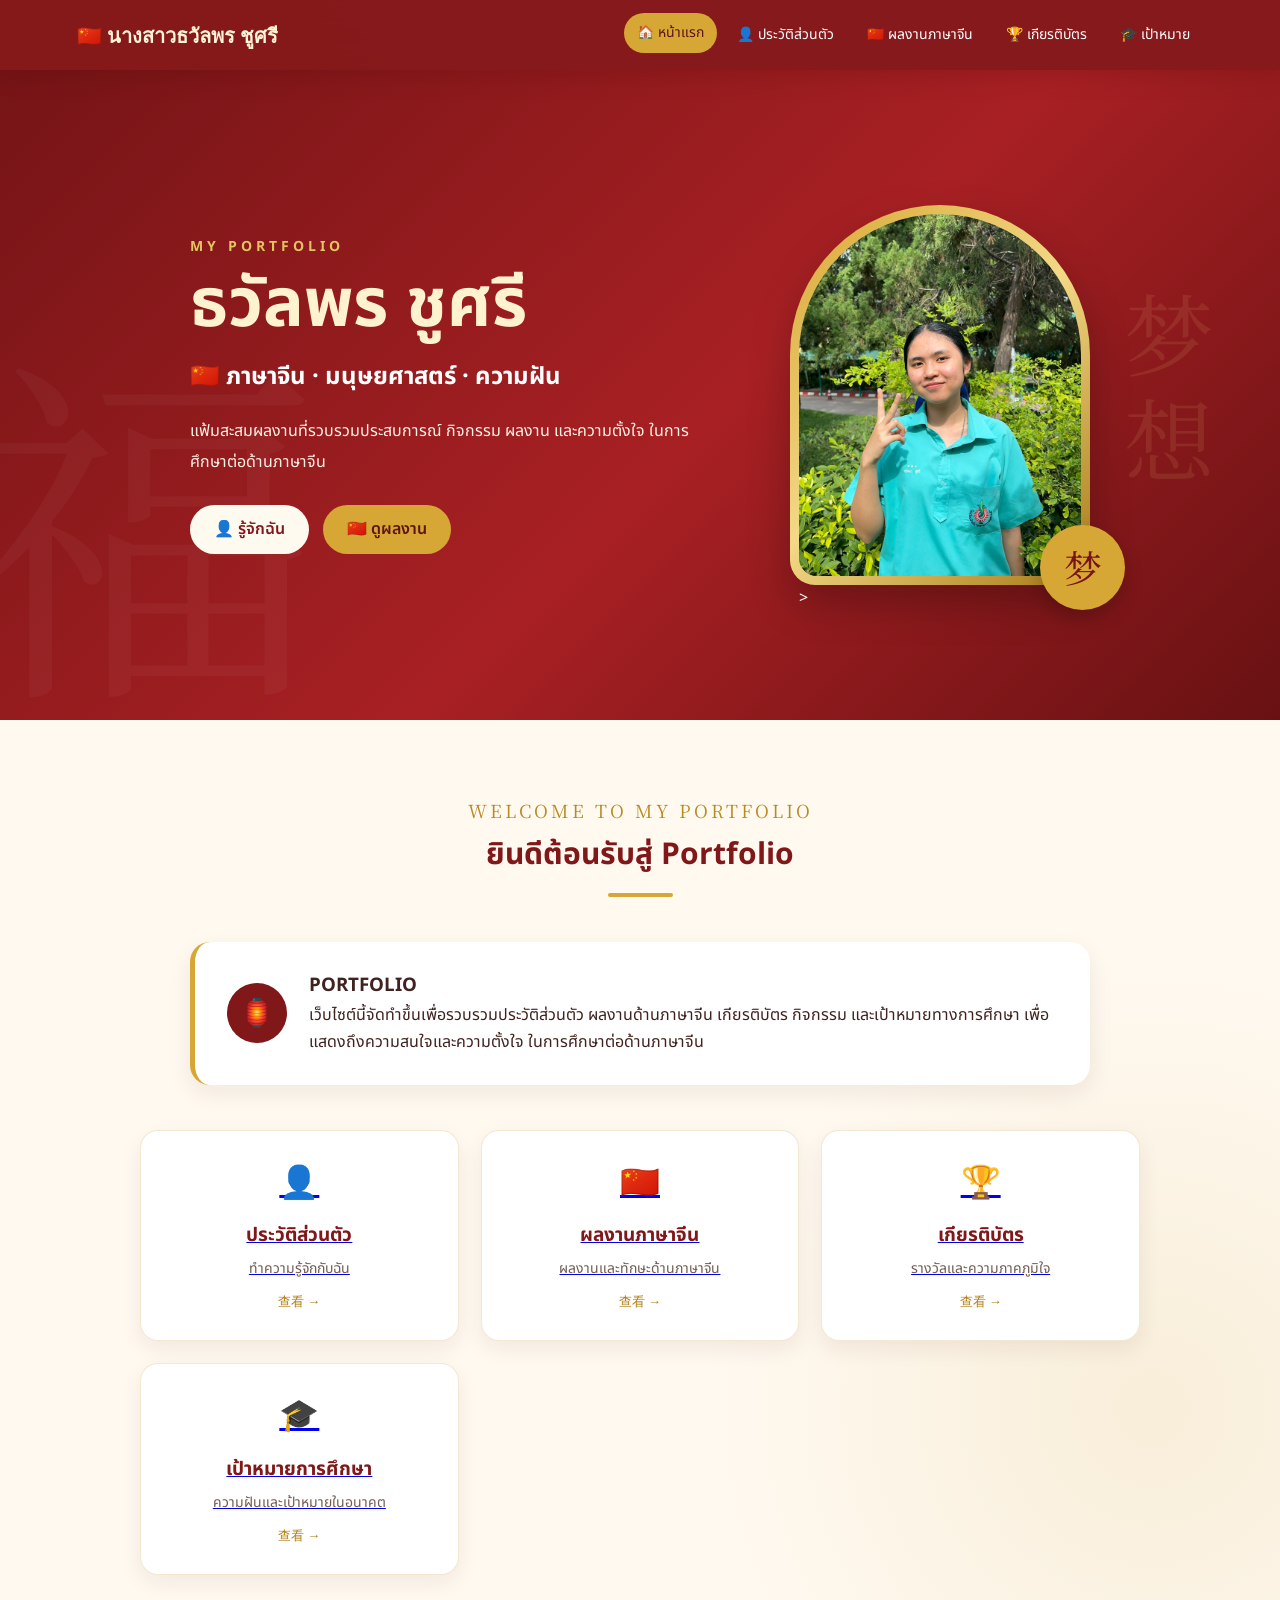
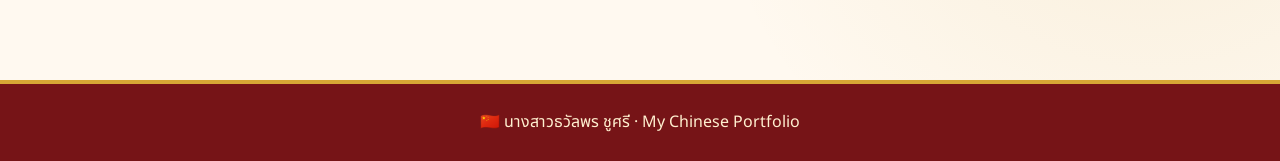
<file: index.html>
<!DOCTYPE html>
<html lang="th">

<head>
    <meta charset="UTF-8">
    <meta name="viewport" content="width=device-width, initial-scale=1.0">

    <title>นางสาวธวัลพร ชูศรี | Portfolio</title>

    <link rel="stylesheet" href="style.css">
</head>

<body>

    <!-- NAVBAR -->
    <nav class="navbar">

        <div class="logo">
            🇨🇳 นางสาวธวัลพร ชูศรี
        </div>

        <div class="menu">

            <a href="index.html" class="active">
                🏠 หน้าแรก
            </a>

            <a href="profile.html">
                👤 ประวัติส่วนตัว
            </a>

            <a href="chinese.html">
                🇨🇳 ผลงานภาษาจีน
            </a>

            <a href="certificates.html">
                🏆 เกียรติบัตร
            </a>
            
            <a href="goal.html">
                🎓 เป้าหมาย
            </a>

        </div>

    </nav>


    <!-- HERO -->
    <section class="home-hero">


        <div class="home-text">

            <span class="small-title">
                MY PORTFOLIO
            </span>

            <h1>
                ธวัลพร ชูศรี
            </h1>

            <h2>
                🇨🇳 ภาษาจีน · มนุษยศาสตร์ · ความฝัน
            </h2>

            <p>
                แฟ้มสะสมผลงานที่รวบรวมประสบการณ์
                กิจกรรม ผลงาน และความตั้งใจ
                ในการศึกษาต่อด้านภาษาจีน
            </p>

            <div class="home-buttons">

                <a href="profile.html" class="home-btn">
                    👤 รู้จักฉัน
                </a>

                <a href="chinese.html" class="home-btn gold">
                    🇨🇳 ดูผลงาน
                </a>

            </div>

        </div>


        <div class="home-photo">

            <div class="photo-frame">

                <img
                    <img src="IMG_2153.jpeg" alt="รูปของนางสาวธวัลพร ชูศรี">
                >

            </div>

            <div class="photo-decoration">
                梦
            </div>

        </div>

    </section>


    <!-- INTRO -->
    <section class="page">

        <div class="section-title">

            <span>WELCOME TO MY PORTFOLIO</span>

            <h2>
                ยินดีต้อนรับสู่ Portfolio
            </h2>

        </div>


        <div class="intro-box">

            <div class="intro-icon">
                🏮
            </div>

            <div>

                <h3>
                    PORTFOLIO
                </h3>

                <p>
                    เว็บไซต์นี้จัดทำขึ้นเพื่อรวบรวมประวัติส่วนตัว
                    ผลงานด้านภาษาจีน เกียรติบัตร กิจกรรม
                    และเป้าหมายทางการศึกษา
                    เพื่อแสดงถึงความสนใจและความตั้งใจ
                    ในการศึกษาต่อด้านภาษาจีน
                </p>

            </div>

        </div>


        <!-- MENU CARDS -->
        <div class="home-cards">

            <a href="profile.html" class="home-card">

                <div class="home-card-icon">
                    👤
                </div>

                <h3>
                    ประวัติส่วนตัว
                </h3>

                <p>
                    ทำความรู้จักกับฉัน
                </p>

                <span>
                    查看 →
                </span>

            </a>


            <a href="chinese.html" class="home-card">

                <div class="home-card-icon">
                    🇨🇳
                </div>

                <h3>
                    ผลงานภาษาจีน
                </h3>

                <p>
                    ผลงานและทักษะด้านภาษาจีน
                </p>

                <span>
                    查看 →
                </span>

            </a>


            <a href="certificates.html" class="home-card">

                <div class="home-card-icon">
                    🏆
                </div>

                <h3>
                    เกียรติบัตร
                </h3>

                <p>
                    รางวัลและความภาคภูมิใจ
                </p>

                <span>
                    查看 →
                </span>

            </a>

            <a href="goal.html" class="home-card">

                <div class="home-card-icon">
                    🎓
                </div>

                <h3>
                    เป้าหมายการศึกษา
                </h3>

                <p>
                    ความฝันและเป้าหมายในอนาคต
                </p>

                <span>
                    查看 →
                </span>

            </a>

        </div>

    </section>


    <!-- FOOTER -->
    <footer>

        <p>
            🇨🇳 นางสาวธวัลพร ชูศรี · My Chinese Portfolio
        </p>

    </footer>

</body>

</html>
</file>
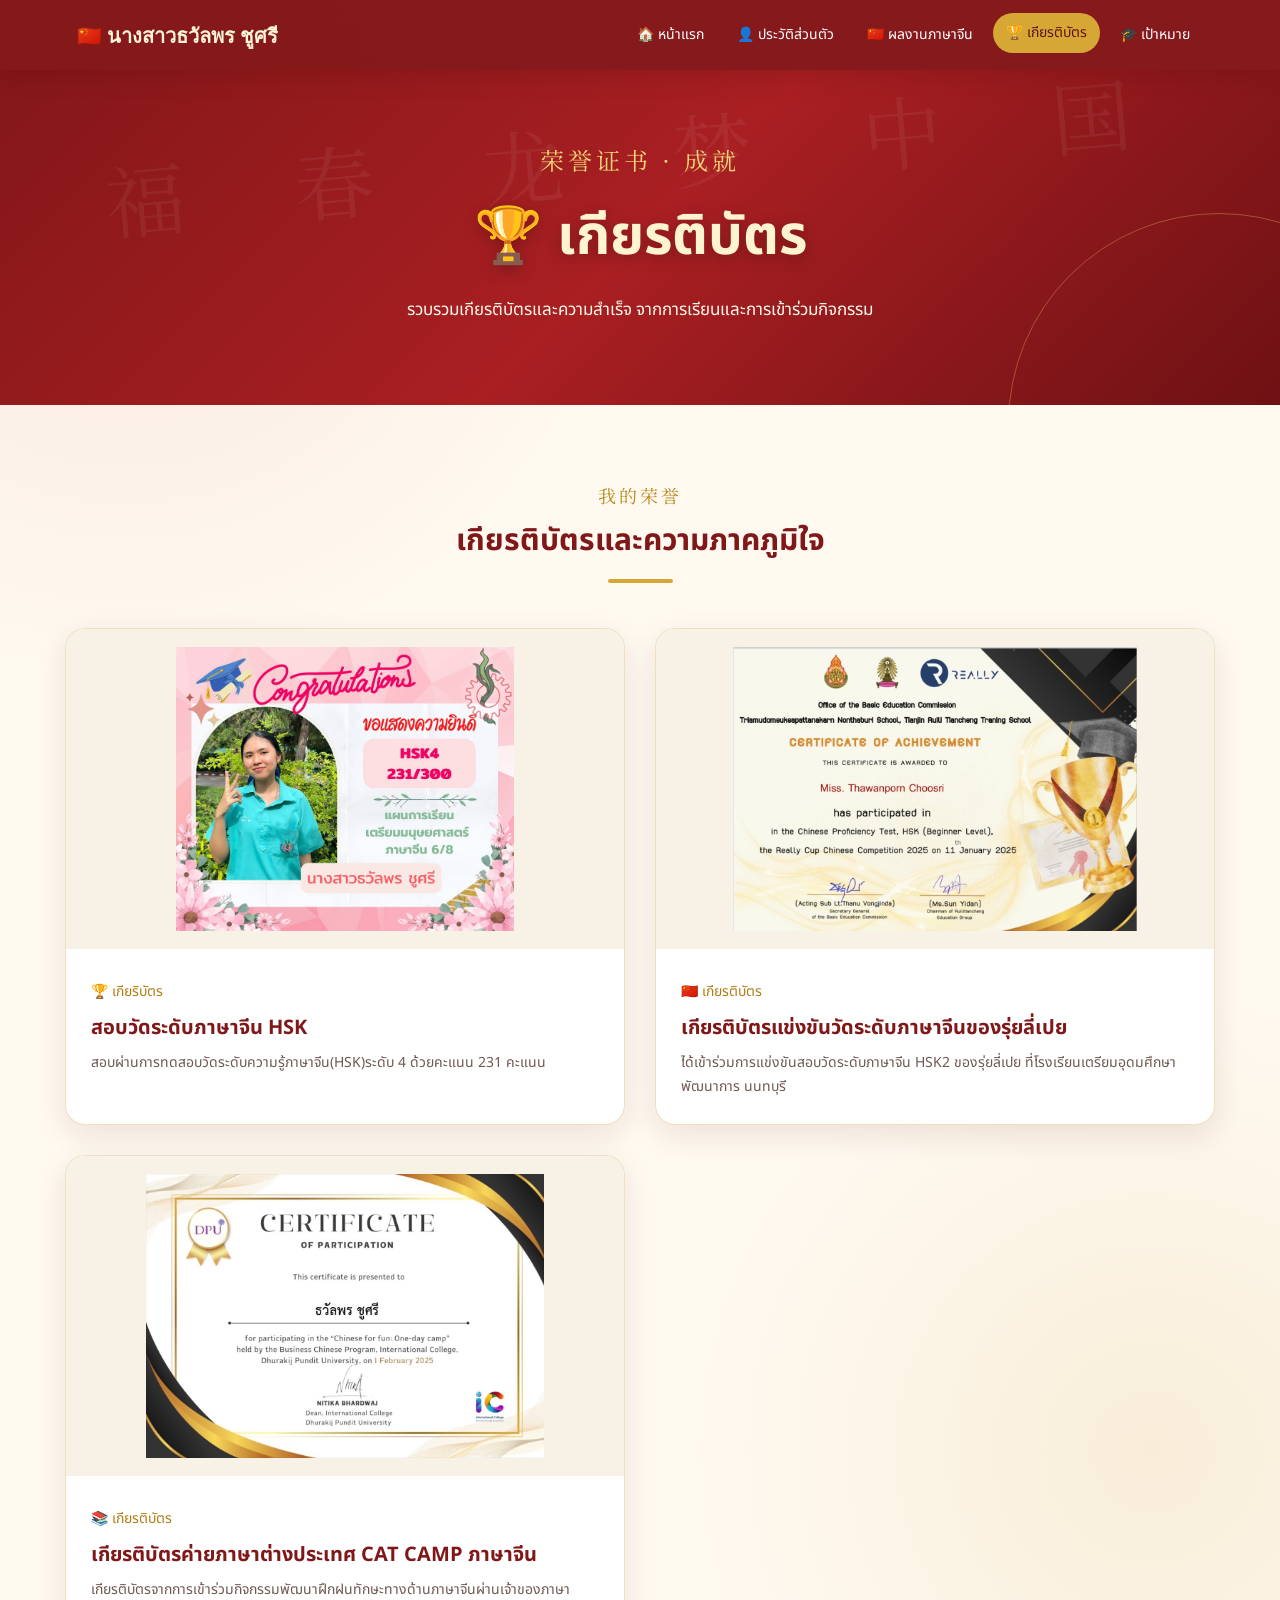
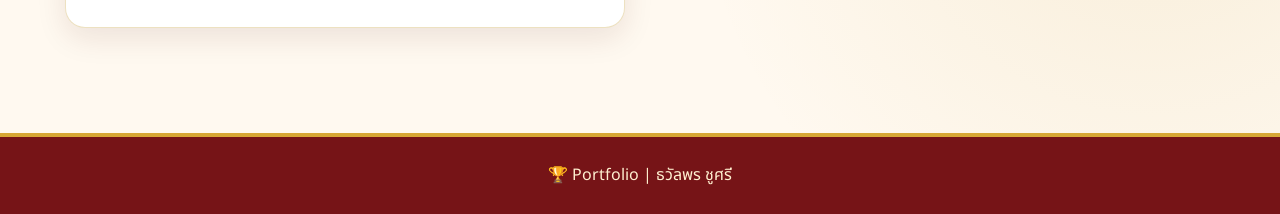
<file: certificates.html>
<!DOCTYPE html>
<html lang="th">
<head>

    <meta charset="UTF-8">
    <meta name="viewport" content="width=device-width, initial-scale=1.0">

    <title>เกียรติบัตร | นางสาวธวัลพร ชูศรี</title>

    <link rel="stylesheet" href="style.css">

</head>

<body>

    <!-- Navbar -->
    <nav class="navbar">

        <div class="logo">
            🇨🇳 นางสาวธวัลพร ชูศรี
        </div>

        <div class="menu">

            <a href="index.html">🏠 หน้าแรก</a>

            <a href="profile.html">👤 ประวัติส่วนตัว</a>

            <a href="chinese.html">🇨🇳 ผลงานภาษาจีน</a>

            <a href="certificates.html" class="active">
                🏆 เกียรติบัตร
            </a>
 
            <a href="goal.html">
                🎓 เป้าหมาย
            </a>

        </div>

    </nav>


    <!-- Header -->
    <header class="page-header">

        <div class="chinese-text">
            荣誉证书 · 成就
        </div>

        <h1>🏆 เกียรติบัตร</h1>

        <p>
            รวบรวมเกียรติบัตรและความสำเร็จ
            จากการเรียนและการเข้าร่วมกิจกรรม
        </p>

    </header>


    <!-- Certificates -->
    <section class="page">

        <div class="section-title">

            <span>我的荣誉</span>

            <h2>
                เกียรติบัตรและความภาคภูมิใจ
            </h2>

        </div>


        <div class="certificate-grid">


            <!-- ใบที่ 1 -->
            <div class="certificate-card">

                <img
                    src="IMG_3681.jpeg"
                    alt="เกียรติบัตรใบที่ 1"
                >

                <div class="certificate-info">

                    <span>🏆 เกียริบัตร</span>

                    <h3>
                        สอบวัดระดับภาษาจีน HSK
                    </h3>

                    <p>
                     สอบผ่านการทดสอบวัดระดับความรู้ภาษาจีน(HSK)ระดับ 4 ด้วยคะแนน 231 คะแนน 
                    </p>

                </div>

            </div>


            <!-- ใบที่ 2 -->
            <div class="certificate-card">

                <img
                    src="IMG_3740.jpeg"
                    alt="เกียรติบัตรใบที่ 2"
                >

                <div class="certificate-info">

                    <span>🇨🇳 เกียรติบัตร</span>

                    <h3>
                        เกียรติบัตรแข่งขันวัดระดับภาษาจีนของรุ่ยลี่เปย
                    </h3>

                    <p>
                        ได้เข้าร่วมการแข่งขันสอบวัดระดับภาษาจีน HSK2 ของรุ่ยลี่เปย
                        ที่โรงเรียนเตรียมอุดมศึกษาพัฒนาการ นนทบุรี
                    </p>

                </div>

            </div>


            <!-- ใบที่ 3 -->
            <div class="certificate-card">

                <img
                    src="IMG_3741.jpeg"
                    alt="เกียรติบัตรใบที่ 3"
                >

                <div class="certificate-info">

                    <span>📚 เกียรติบัตร</span>

                    <h3>
                        เกียรติบัตรค่ายภาษาต่างประเทศ CAT CAMP ภาษาจีน 
                    </h3>

                    <p>
                        เกียรติบัตรจากการเข้าร่วมกิจกรรมพัฒนาฝึกฝนทักษะทางด้านภาษาจีนผ่านเจ้าของภาษา 
                    </p>

                </div>

            </div>


        </div>

    </section>


    <footer>

        <p>
            🏆 Portfolio | ธวัลพร ชูศรี
        </p>

    </footer>

</body>
</html>
</file>
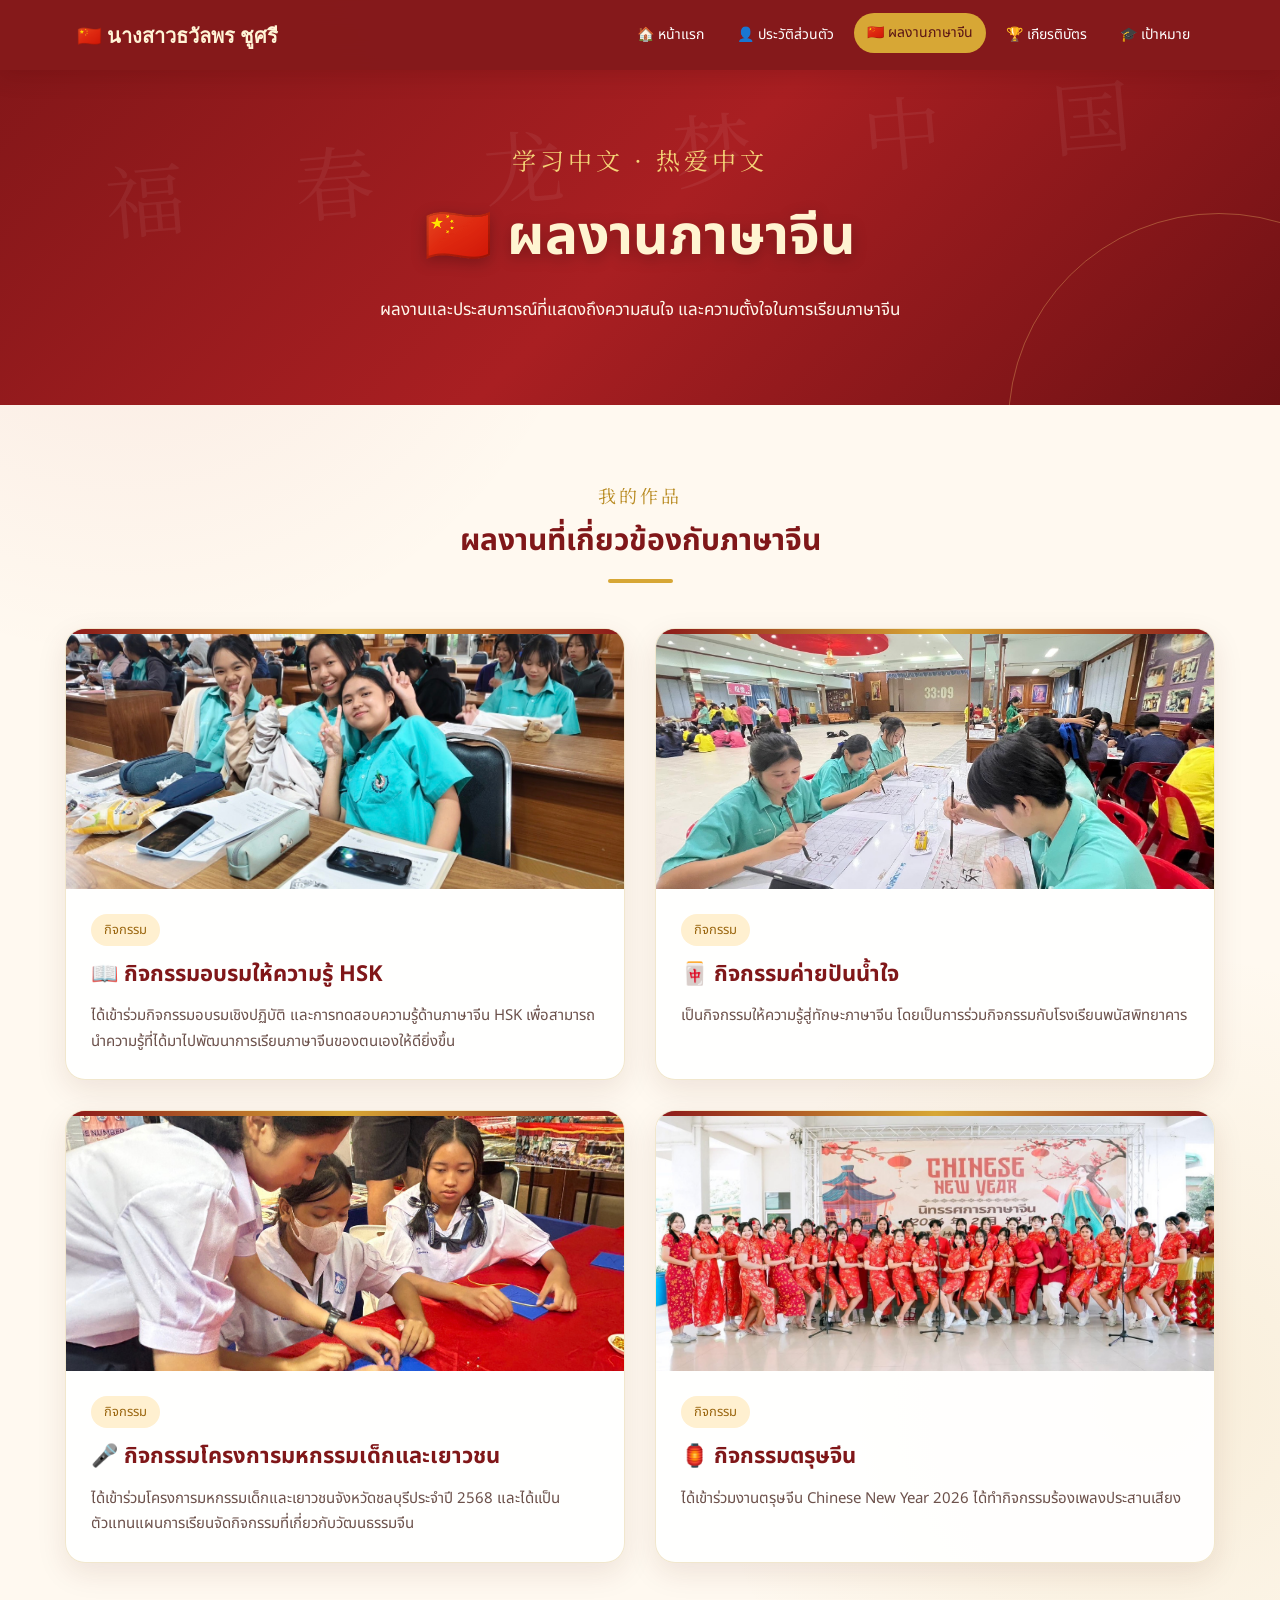
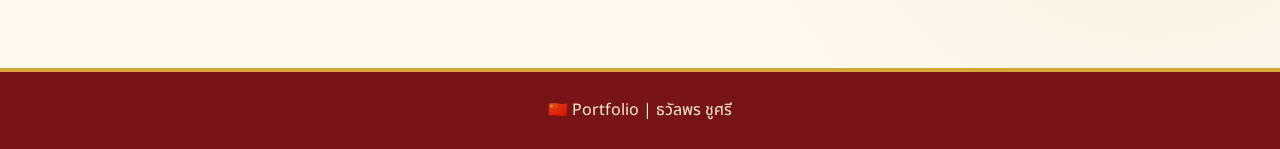
<file: chinese.html>
<!DOCTYPE html>
<html lang="th">
<head>
    <meta charset="UTF-8">
    <meta name="viewport" content="width=device-width, initial-scale=1.0">

    <title>ผลงานภาษาจีน | นางสาวธวัลพร ชูศรี</title>

    <link rel="stylesheet" href="style.css">
</head>

<body>

    <!-- Navbar -->
    <nav class="navbar">

        <div class="logo">
            🇨🇳 นางสาวธวัลพร ชูศรี
        </div>

        <div class="menu">
            <a href="index.html">🏠 หน้าแรก</a>
            <a href="profile.html">👤 ประวัติส่วนตัว</a>
            <a href="chinese.html" class="active">🇨🇳 ผลงานภาษาจีน</a>
            <a href="certificates.html">🏆 เกียรติบัตร</a>
            <a href="goal.html">🎓 เป้าหมาย</a>
        </div>

    </nav>


    <!-- Header -->
    <header class="page-header">

        <div class="chinese-text">
            学习中文 · 热爱中文
        </div>

        <h1>🇨🇳 ผลงานภาษาจีน</h1>

        <p>
            ผลงานและประสบการณ์ที่แสดงถึงความสนใจ
            และความตั้งใจในการเรียนภาษาจีน
        </p>

    </header>


    <!-- ผลงาน -->
    <section class="page">

        <div class="section-title">
            <span>我的作品</span>
            <h2>ผลงานที่เกี่ยวข้องกับภาษาจีน</h2>
        </div>


        <div class="content-grid">

            <!-- ผลงานที่ 1 -->
            <div class="content-card">

                <div class="card-image">
                    <img src="IMG_3739.jpeg" alt="ผลงานภาษาจีน">
                </div>

                <div class="card-content">

                    <span class="card-tag">กิจกรรม</span>

                    <h3>📖 กิจกรรมอบรมให้ความรู้ HSK</h3>

                    <p>
                        ได้เข้าร่วมกิจกรรมอบรมเชิงปฏิบัติ
                        และการทดสอบความรู้ด้านภาษาจีน HSK 
                        เพื่อสามารถนำความรู้ที่ได้มาไปพัฒนาการเรียนภาษาจีนของตนเองให้ดียิ่งขึ้น
                     
                        
                    </p>

                </div>

            </div>


            <!-- ผลงานที่ 2 -->
            <div class="content-card">

                <div class="card-image">
                    <img src="IMG_3737.jpeg" alt="กิจกรรมภาษาจีน">
                </div>

                <div class="card-content">

                    <span class="card-tag">กิจกรรม</span>

                    <h3>🀄 กิจกรรมค่ายปันน้ำใจ</h3>

                    <p>
                        เป็นกิจกรรมให้ความรู้สู่ทักษะภาษาจีน 
                        โดยเป็นการร่วมกิจกรรมกับโรงเรียนพนัสพิทยาคาร 
                        
                    </p>

                </div>

            </div>


            <!-- ผลงานที่ 3 -->
            <div class="content-card">

                <div class="card-image">
                    <img src="IMG_3679.jpeg" alt="ผลงานการนำเสนอ">
                </div>

                <div class="card-content">

                    <span class="card-tag">กิจกรรม</span>

                    <h3>🎤 กิจกรรมโครงการมหกรรมเด็กและเยาวชน</h3>

                    <p>
                        ได้เข้าร่วมโครงการมหกรรมเด็กและเยาวชนจังหวัดชลบุรีประจำปี 2568
                        และได้เเป็นตัวแทนแผนการเรียนจัดกิจกรรมที่เกี่ยวกับวัฒนธรรมจีน
                  
                    </p>

                </div>

            </div>


            <!-- ผลงานที่ 4 -->
            <div class="content-card">

                <div class="card-image">
                    <img src="IMG_3680.jpeg" alt="ผลงานวัฒนธรรมจีน">
                </div>

                <div class="card-content">

                    <span class="card-tag">กิจกรรม</span>

                    <h3>🏮 กิจกรรมตรุษจีน</h3>

                    <p>
                        ได้เข้าร่วมงานตรุษจีน Chinese New Year 2026
                        ได้ทำกิจกรรมร้องเพลงประสานเสียง 

                    </p>

                </div>

            </div>

        </div>

    </section>


    <!-- Footer -->
    <footer>

        <p>
            🇨🇳 Portfolio | ธวัลพร ชูศรี
        </p>

    </footer>

</body>
</html>
</file>
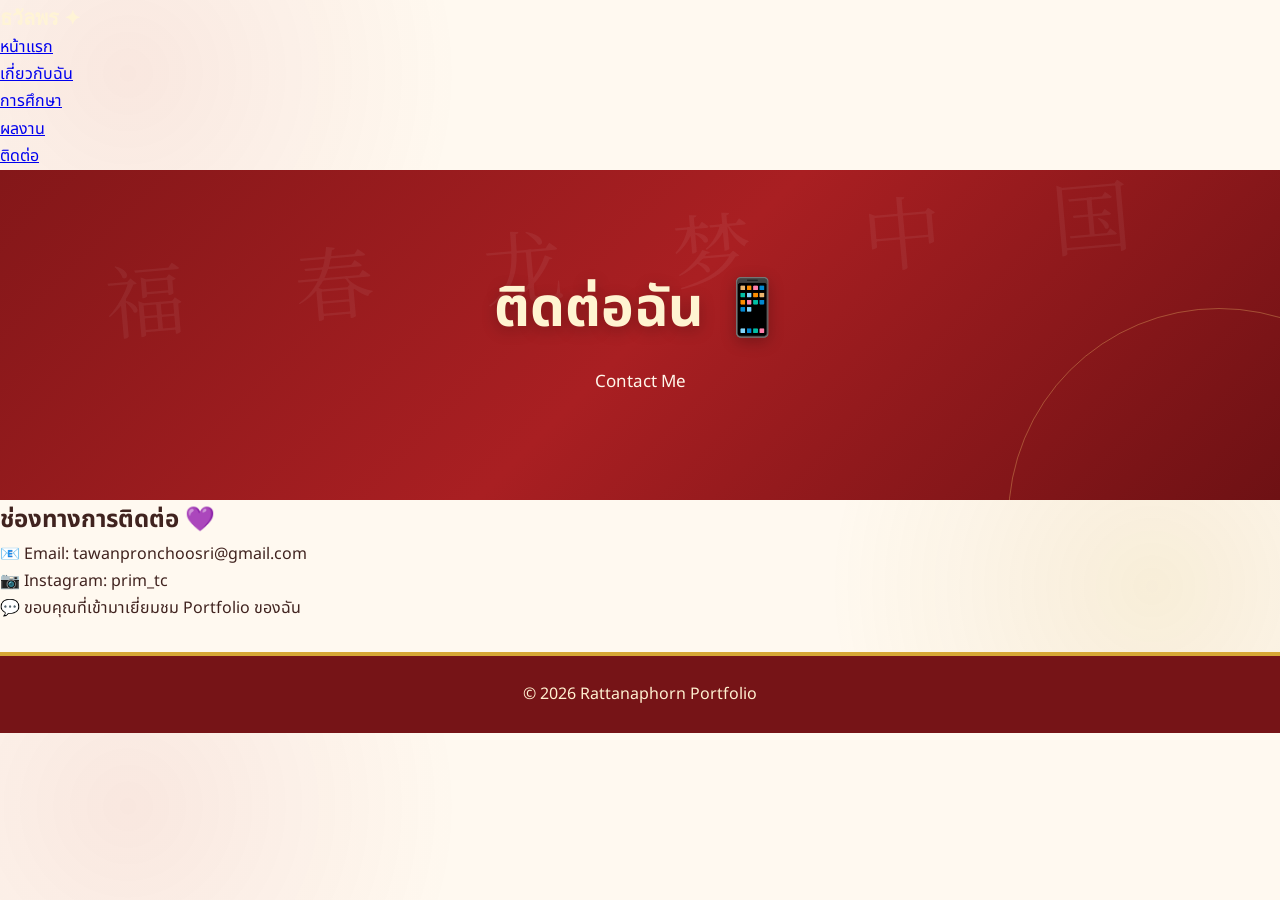
<file: Contact.html>
<!DOCTYPE html>
<html lang="th">

<head>

    <meta charset="UTF-8">

    <meta name="viewport" content="width=device-width, initial-scale=1.0">

    <title>ติดต่อ | Portfolio</title>

    <link rel="stylesheet" href="style.css">

</head>


<body>

    <nav>

        <div class="logo">
            ธวัลพร ✦
        </div>

        <ul>

            <li><a href="index.html">หน้าแรก</a></li>

            <li><a href="about.html">เกี่ยวกับฉัน</a></li>

            <li><a href="education.html">การศึกษา</a></li>

            <li><a href="portfolio.html">ผลงาน</a></li>

            <li><a href="contact.html">ติดต่อ</a></li>

        </ul>

    </nav>


    <section class="page-header">

        <h1>ติดต่อฉัน 📱</h1>

        <p>Contact Me</p>

    </section>


    <main class="content">

        <div class="card contact-box">

            <h2>ช่องทางการติดต่อ 💜</h2>

            <p>
                📧 Email: tawanpronchoosri@gmail.com
            </p>

            <p>
                📷 Instagram: prim_tc
            </p>

            <p>
                💬 ขอบคุณที่เข้ามาเยี่ยมชม Portfolio ของฉัน
            </p>

        </div>

    </main>


    <footer>
        © 2026 Rattanaphorn Portfolio
    </footer>


</body>
</html>
</file>
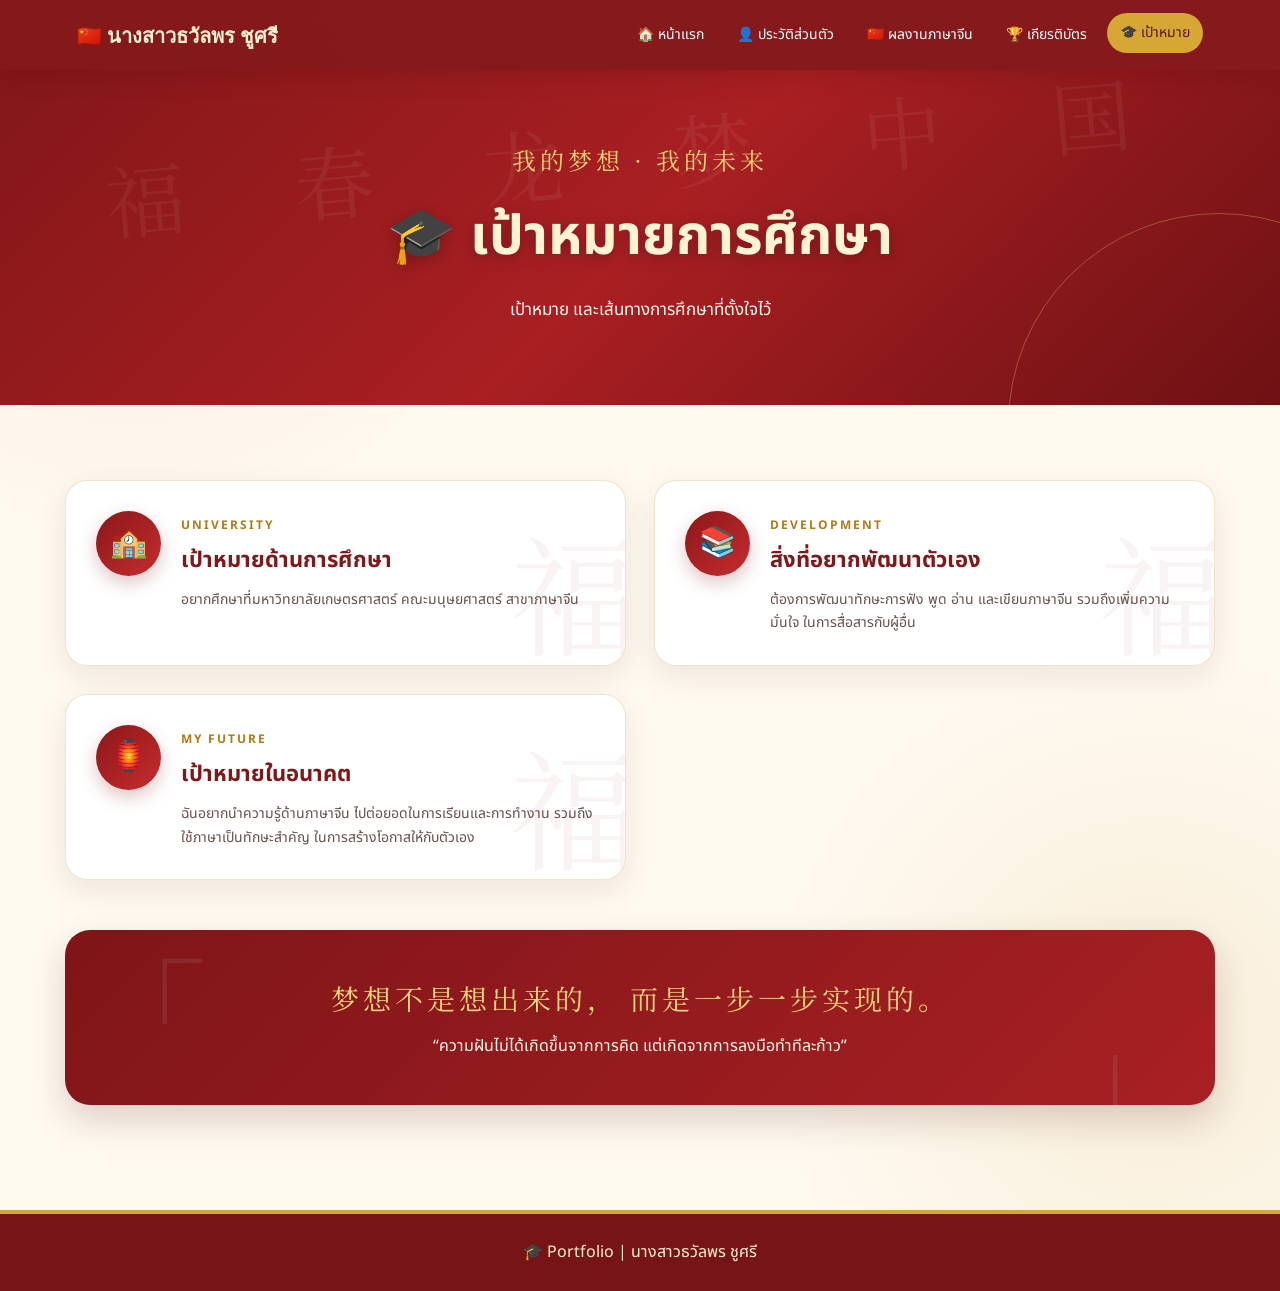
<file: goal.html>
<!DOCTYPE html>
<html lang="th">

<head>

    <meta charset="UTF-8">

    <meta
        name="viewport"
        content="width=device-width, initial-scale=1.0"
    >

    <title>เป้าหมายการศึกษา | นางสาวธวัลพร ชูศรี</title>

    <link rel="stylesheet" href="style.css">

</head>


<body>


    <!-- Navbar -->

    <nav class="navbar">

        <div class="logo">
            🇨🇳 นางสาวธวัลพร ชูศรี
        </div>


        <div class="menu">

            <a href="index.html">
                🏠 หน้าแรก
            </a>

            <a href="profile.html">
                👤 ประวัติส่วนตัว
            </a>

            <a href="chinese.html">
                🇨🇳 ผลงานภาษาจีน
            </a>

            <a href="certificates.html">
                🏆 เกียรติบัตร
            </a>

            <a href="goal.html" class="active">
                🎓 เป้าหมาย
            </a>

        </div>

    </nav>



    <!-- Header -->

    <header class="page-header">

        <div class="chinese-text">
            我的梦想 · 我的未来
        </div>

        <h1>
            🎓 เป้าหมายการศึกษา
        </h1>

        <p>
             เป้าหมาย
            และเส้นทางการศึกษาที่ตั้งใจไว้
        </p>

    </header>



    <!-- Goal -->

    <section class="page">


        <div class="goal-container">


            <!-- มหาวิทยาลัย -->

            <div class="goal-box">

                <div class="goal-icon">
                    🏫
                </div>

                <div>

                    <span class="goal-label">
                        UNIVERSITY
                    </span>

                    <h2>
                        เป้าหมายด้านการศึกษา
                    </h2>

                    <p>
                        อยากศึกษาที่มหาวิทยาลัยเกษตรศาสตร์
                        คณะมนุษยศาสตร์ สาขาภาษาจีน
            
                    </p>

                </div>

            </div>



            <!-- การพัฒนา -->

            <div class="goal-box">

                <div class="goal-icon">
                    📚
                </div>

                <div>

                    <span class="goal-label">
                        DEVELOPMENT
                    </span>

                    <h2>
                        สิ่งที่อยากพัฒนาตัวเอง
                    </h2>

                    <p>
                        ต้องการพัฒนาทักษะการฟัง พูด อ่าน
                        และเขียนภาษาจีน
                        รวมถึงเพิ่มความมั่นใจ
                        ในการสื่อสารกับผู้อื่น
                    </p>

                </div>

            </div>



            <!-- อนาคต -->

            <div class="goal-box">

                <div class="goal-icon">
                    🏮
                </div>

                <div>

                    <span class="goal-label">
                        MY FUTURE
                    </span>

                    <h2>
                        เป้าหมายในอนาคต
                    </h2>

                    <p>
                        ฉันอยากนำความรู้ด้านภาษาจีน
                        ไปต่อยอดในการเรียนและการทำงาน
                        รวมถึงใช้ภาษาเป็นทักษะสำคัญ
                        ในการสร้างโอกาสให้กับตัวเอง
                    </p>

                </div>

            </div>


        </div>


        <!-- Quote -->

        <div class="goal-quote">

            <div class="chinese-text">
                梦想不是想出来的，
                而是一步一步实现的。
            </div>

            <p>
                “ความฝันไม่ได้เกิดขึ้นจากการคิด
                แต่เกิดจากการลงมือทำทีละก้าว”
            </p>

        </div>


    </section>



    <footer>

        <p>
            🎓 Portfolio | นางสาวธวัลพร ชูศรี
        </p>

    </footer>


</body>

</html>
</file>
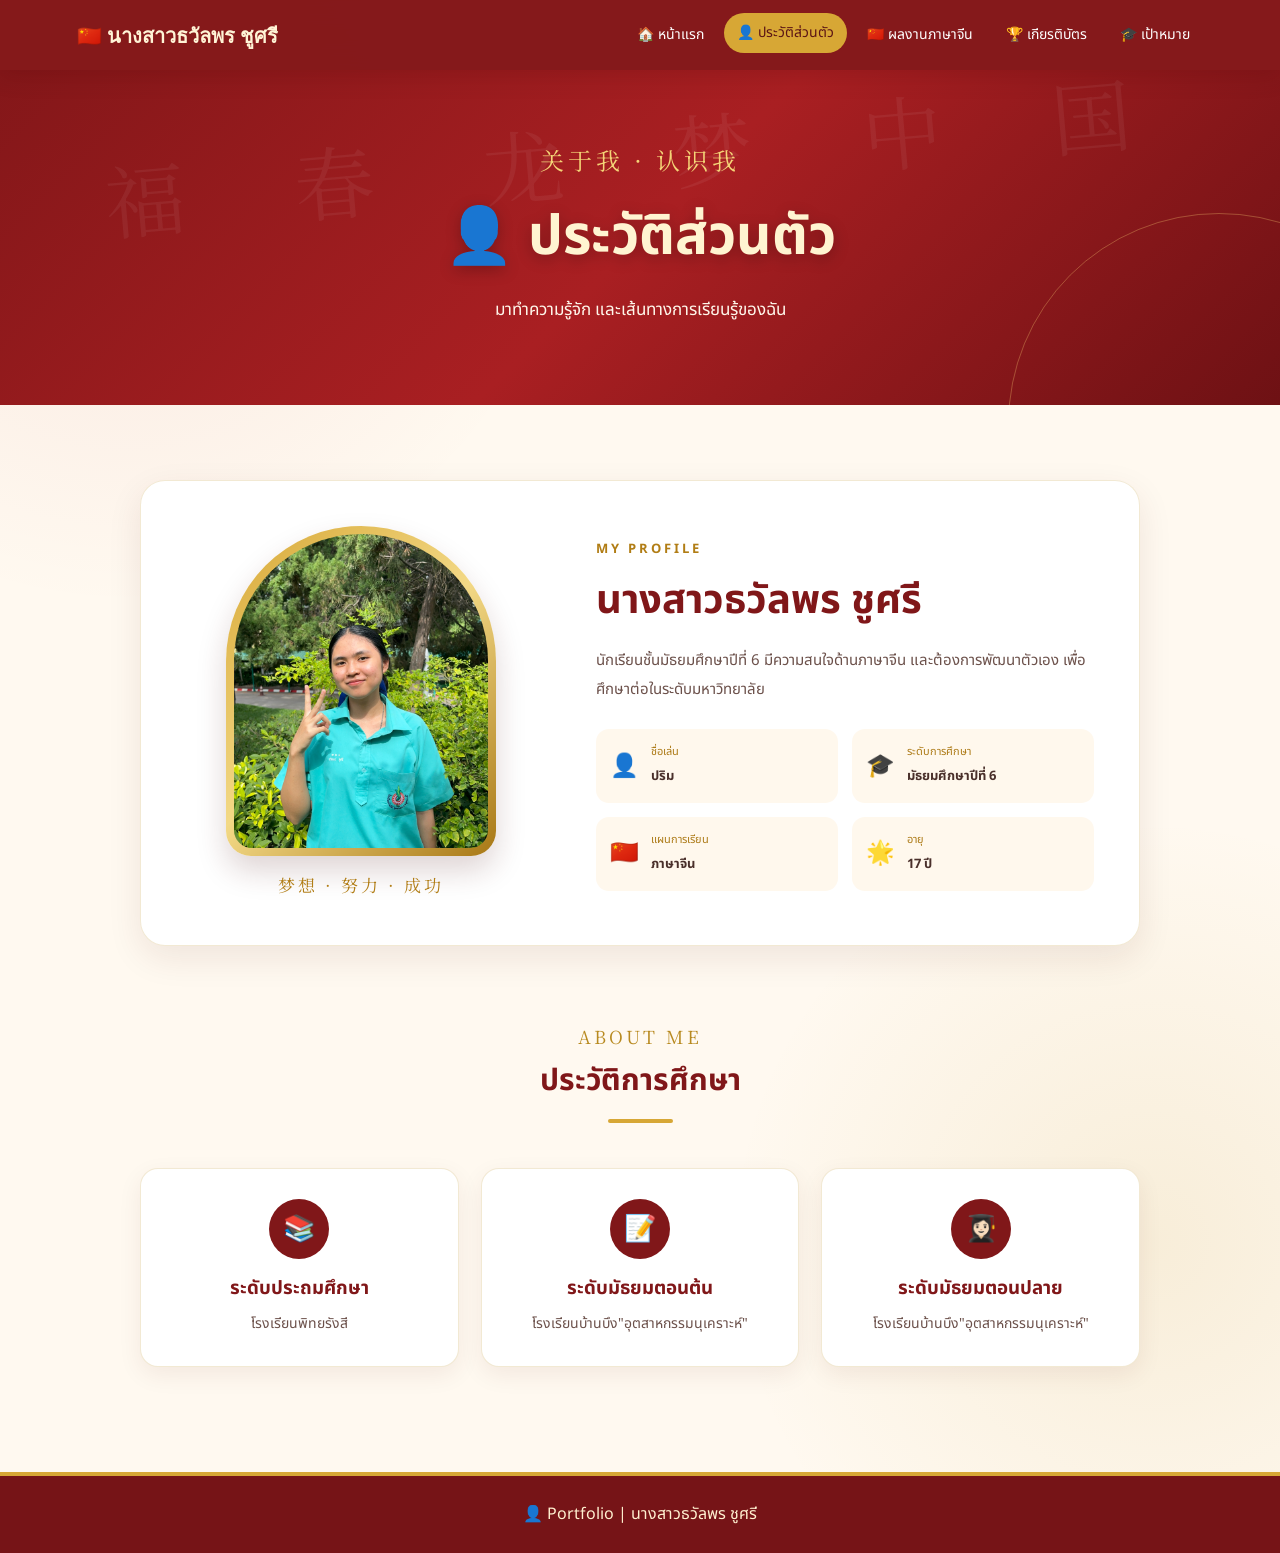
<file: profile.html>
<!DOCTYPE html>
<html lang="th">

<head>

    <meta charset="UTF-8">

    <meta
        name="viewport"
        content="width=device-width, initial-scale=1.0"
    >

    <title>ประวัติส่วนตัว | นางสาวธวัลพร ชูศรี</title>

    <link rel="stylesheet" href="style.css">

</head>


<body>


    <!-- NAVBAR -->

    <nav class="navbar">

        <div class="logo">
            🇨🇳 นางสาวธวัลพร ชูศรี
        </div>


        <div class="menu">

            <a href="index.html">
                🏠 หน้าแรก
            </a>

            <a href="profile.html" class="active">
                👤 ประวัติส่วนตัว
            </a>

            <a href="chinese.html">
                🇨🇳 ผลงานภาษาจีน
            </a>

            <a href="certificates.html">
                🏆 เกียรติบัตร
            </a>

            <a href="goal.html">
                🎓 เป้าหมาย
            </a>

        </div>

    </nav>


    <!-- HEADER -->

    <header class="page-header">

        <div class="chinese-text">
            关于我 · 认识我
        </div>

        <h1>
            👤 ประวัติส่วนตัว
        </h1>

        <p>
            มาทำความรู้จัก
            และเส้นทางการเรียนรู้ของฉัน
        </p>

    </header>


    <!-- PROFILE -->

    <section class="page">


        <div class="profile-main">


            <!-- PHOTO -->

            <div class="profile-photo-box">

                <div class="profile-photo">

                    <img
                        src="IMG_2153.jpeg"
                        alt="นางสาวธวัลพร ชูศรี"
                    >

                </div>

                <div class="profile-chinese">
                    梦想 · 努力 · 成功
                </div>

            </div>


            <!-- INFORMATION -->

            <div class="profile-info">

                <span class="profile-label">
                    MY PROFILE
                </span>

                <h2>
                    นางสาวธวัลพร ชูศรี
                </h2>

                <p class="profile-intro">
                    นักเรียนชั้นมัธยมศึกษาปีที่ 6
                    มีความสนใจด้านภาษาจีน
                    และต้องการพัฒนาตัวเอง
                    เพื่อศึกษาต่อในระดับมหาวิทยาลัย
                </p>


                <div class="info-list">

                    <div class="info-item">

                        <span>👤</span>

                        <div>
                            <small>ชื่อเล่น</small>
                            <strong>ปริม</strong>
                        </div>

                    </div>


                    <div class="info-item">

                        <span>🎓</span>

                        <div>
                            <small>ระดับการศึกษา</small>
                            <strong>มัธยมศึกษาปีที่ 6</strong>
                        </div>

                    </div>


                    <div class="info-item">

                        <span>🇨🇳</span>

                        <div>
                            <small>แผนการเรียน</small>
                            <strong>ภาษาจีน</strong>
                        </div>

                    </div>


                    <div class="info-item">

                        <span>🌟</span>

                        <div>
                            <small>อายุ</small>
                            <strong>17 ปี</strong>
                        </div>

                    </div>

                </div>

            </div>

        </div>


        <!-- ABOUT -->

        <div class="about-section">

            <div class="section-title">

                <span>ABOUT ME</span>

                <h2>
                    ประวัติการศึกษา
                </h2>

            </div>


            <div class="about-grid">


                <div class="about-card">

                    <div class="about-icon">
                        📚
                    </div>

                    <h3>
                        ระดับประถมศึกษา
                    </h3>

                    <p>
                        โรงเรียนพิทยรังสี
                    
                    </p>

                </div>


                <div class="about-card">

                    <div class="about-icon">
                        📝
                    </div>

                    <h3>
                        ระดับมัธยมตอนต้น
                    </h3>

                    <p>
                        โรงเรียนบ้านบึง"อุตสาหกรรมนุเคราะห์"
                        
                    </p>

                </div>


                <div class="about-card">

                    <div class="about-icon">
                        👩🏻‍🎓
                    </div>

                    <h3>
                        ระดับมัธยมตอนปลาย
                    </h3>

                    <p>
                        โรงเรียนบ้านบึง"อุตสาหกรรมนุเคราะห์"
                        
                    </p>

                </div>


            </div>

        </div>


    </section>


    <!-- FOOTER -->

    <footer>

        <p>
            👤 Portfolio | นางสาวธวัลพร ชูศรี
        </p>

    </footer>


</body>

</html>
</file>
<file: style.css>
/* =========================================
   THAWANPHON CHOOSRI PORTFOLIO
   Chinese Theme 🇨🇳
   ========================================= */

@import url('https://fonts.googleapis.com/css2?family=Noto+Sans+Thai:wght@300;400;500;600;700;800&family=Noto+Serif+SC:wght@400;600;700&display=swap');


/* ---------- RESET ---------- */

* {
    margin: 0;
    padding: 0;
    box-sizing: border-box;
}

html {
    scroll-behavior: smooth;
}

body {
    font-family: "Noto Sans Thai", Tahoma, sans-serif;
    background:
        radial-gradient(circle at 10% 10%, rgba(177, 25, 26, 0.08), transparent 25%),
        radial-gradient(circle at 90% 80%, rgba(184, 134, 11, 0.10), transparent 25%),
        #fff9f0;
    color: #40231f;
    line-height: 1.7;
}


/* =========================================
   NAVBAR
   ========================================= */

.navbar {
    position: sticky;
    top: 0;
    z-index: 1000;

    width: 100%;

    display: flex;
    align-items: center;
    justify-content: space-between;

    padding: 15px 6%;

    background: rgba(128, 16, 18, 0.96);
    backdrop-filter: blur(12px);

    box-shadow: 0 5px 25px rgba(70, 0, 0, 0.18);
}

.logo {
    color: #fff4d6;
    font-family: "Noto Serif SC", serif;
    font-size: 20px;
    font-weight: 700;
    white-space: nowrap;
}

.menu {
    display: flex;
    align-items: center;
    gap: 7px;
    flex-wrap: wrap;
    justify-content: flex-end;
}

.menu a {
    color: #fff;
    text-decoration: none;

    padding: 8px 13px;

    border-radius: 20px;

    font-size: 14px;

    transition: 0.3s;
}

.menu a:hover,
.menu a.active {
    background: #d7a735;
    color: #5b1515;
    transform: translateY(-2px);
}


/* =========================================
   PAGE HEADER
   ========================================= */

.page-header {
    position: relative;

    min-height: 330px;

    display: flex;
    flex-direction: column;
    justify-content: center;
    align-items: center;

    text-align: center;

    padding: 70px 20px 80px;

    overflow: hidden;

    background:
        linear-gradient(
            135deg,
            #841719 0%,
            #a91f22 50%,
            #6e1114 100%
        );

    color: white;
}


/* ลายจีนด้านหลัง */

.page-header::before {
    content: "福  春  龙  梦  中  国";

    position: absolute;

    top: 15px;
    left: 0;

    width: 100%;

    font-family: "Noto Serif SC", serif;

    font-size: 80px;

    letter-spacing: 45px;

    color: rgba(255, 255, 255, 0.06);

    white-space: nowrap;

    transform: rotate(-5deg);
}


/* วงกลมตกแต่ง */

.page-header::after {
    content: "";

    position: absolute;

    width: 420px;
    height: 420px;

    border: 1px solid rgba(255, 215, 120, 0.3);

    border-radius: 50%;

    right: -150px;
    bottom: -230px;
}

.page-header h1 {
    position: relative;
    z-index: 2;

    font-size: clamp(32px, 5vw, 55px);

    margin-bottom: 12px;

    color: #fff4d1;

    text-shadow: 0 4px 15px rgba(0,0,0,0.25);
}

.page-header p {
    position: relative;
    z-index: 2;

    max-width: 700px;

    font-size: 17px;

    color: #fff7eb;
}

.chinese-text {
    position: relative;
    z-index: 2;

    font-family: "Noto Serif SC", serif;

    color: #f4d477;

    font-size: 24px;

    margin-bottom: 10px;

    letter-spacing: 4px;
}


/* =========================================
   GENERAL PAGE
   ========================================= */

.page {
    width: min(1150px, 90%);

    margin: 0 auto;

    padding: 75px 0;
}

.section-title {
    text-align: center;

    margin-bottom: 45px;
}

.section-title span {
    display: block;

    color: #b88a20;

    font-family: "Noto Serif SC", serif;

    font-size: 18px;

    letter-spacing: 3px;

    margin-bottom: 5px;
}

.section-title h2 {
    font-size: 30px;

    color: #801719;
}

.section-title h2::after {
    content: "";

    display: block;

    width: 65px;
    height: 4px;

    background: #d7a735;

    border-radius: 20px;

    margin: 12px auto 0;
}


/* =========================================
   CONTENT GRID
   ========================================= */

.content-grid {
    display: grid;

    grid-template-columns: repeat(2, 1fr);

    gap: 30px;
}


/* =========================================
   CONTENT CARD
   ========================================= */

.content-card {
    background: rgba(255,255,255,0.92);

    border-radius: 20px;

    overflow: hidden;

    border: 1px solid rgba(184, 134, 11, 0.2);

    box-shadow:
        0 10px 30px rgba(90, 25, 20, 0.10);

    transition: 0.35s ease;

    position: relative;
}

.content-card:hover {
    transform: translateY(-10px);

    box-shadow:
        0 20px 45px rgba(90, 25, 20, 0.18);
}

.content-card::before {
    content: "";

    position: absolute;

    top: 0;
    left: 0;

    width: 100%;
    height: 5px;

    background: linear-gradient(
        90deg,
        #8b1719,
        #d7a735,
        #8b1719
    );
}

.card-image {
    height: 260px;

    overflow: hidden;

    background: #f0e3d2;
}

.card-image img {
    width: 100%;
    height: 100%;

    object-fit: cover;

    transition: 0.5s;
}

.content-card:hover .card-image img {
    transform: scale(1.08);
}

.card-content {
    padding: 25px;
}

.card-tag {
    display: inline-block;

    padding: 5px 13px;

    border-radius: 20px;

    background: #fff0d0;

    color: #9b6710;

    font-size: 13px;

    margin-bottom: 10px;
}

.card-content h3 {
    color: #801719;

    font-size: 22px;

    margin-bottom: 10px;
}

.card-content p {
    color: #6c514b;

    font-size: 15px;
}


/* =========================================
   CERTIFICATES
   ========================================= */

.certificate-grid {
    display: grid;

    grid-template-columns: repeat(2, 1fr);

    gap: 30px;
}

.certificate-card {
    background: white;

    border-radius: 20px;

    overflow: hidden;

    border: 1px solid rgba(184,134,11,0.25);

    box-shadow: 0 10px 30px rgba(80,20,20,0.1);

    transition: 0.35s;
}

.certificate-card:hover {
    transform: translateY(-8px) rotate(0.5deg);

    box-shadow: 0 20px 40px rgba(80,20,20,0.17);
}

.certificate-card img {
    width: 100%;

    height: 320px;

    object-fit: contain;

    padding: 18px;

    background: #f8f1e5;
}

.certificate-info {
    padding: 20px 25px 25px;
}

.certificate-info span {
    color: #b17d15;

    font-size: 14px;
}

.certificate-info h3 {
    color: #801719;

    font-size: 20px;

    margin: 6px 0;
}

.certificate-info p {
    color: #705852;

    font-size: 14px;
}


/* =========================================
   ACTIVITIES
   ========================================= */

.activity-grid {
    display: grid;

    grid-template-columns: repeat(2, 1fr);

    gap: 30px;
}

.activity-card {
    display: grid;

    grid-template-columns: 45% 55%;

    min-height: 250px;

    background: white;

    border-radius: 20px;

    overflow: hidden;

    box-shadow: 0 10px 30px rgba(80,20,20,0.1);

    border: 1px solid rgba(184,134,11,0.2);

    transition: 0.35s;
}

.activity-card:hover {
    transform: translateY(-7px);
}

.activity-image {
    min-height: 250px;

    overflow: hidden;

    background: #eee;
}

.activity-image img {
    width: 100%;
    height: 100%;

    object-fit: cover;

    transition: 0.5s;
}

.activity-card:hover .activity-image img {
    transform: scale(1.08);
}

.activity-content {
    padding: 25px;

    display: flex;

    flex-direction: column;

    justify-content: center;
}

.activity-content h3 {
    color: #801719;

    font-size: 21px;

    margin: 8px 0;
}

.activity-content p {
    color: #6c514b;

    font-size: 14px;
}


/* =========================================
   GOAL PAGE
   ========================================= */

.goal-container {
    display: grid;

    grid-template-columns: repeat(2, 1fr);

    gap: 28px;
}

.goal-box {
    position: relative;

    display: flex;

    gap: 20px;

    padding: 30px;

    background: white;

    border-radius: 22px;

    border: 1px solid rgba(184,134,11,0.22);

    box-shadow: 0 10px 30px rgba(80,20,20,0.09);

    overflow: hidden;

    transition: 0.35s;
}

.goal-box:hover {
    transform: translateY(-8px);

    box-shadow: 0 20px 40px rgba(80,20,20,0.16);
}

.goal-box::after {
    content: "福";

    position: absolute;

    right: -15px;
    bottom: -35px;

    font-family: "Noto Serif SC", serif;

    font-size: 130px;

    color: rgba(128,23,25,0.05);
}

.goal-icon {
    flex-shrink: 0;

    width: 65px;
    height: 65px;

    display: flex;

    justify-content: center;
    align-items: center;

    border-radius: 50%;

    background: linear-gradient(
        135deg,
        #8c1719,
        #c62c2e
    );

    font-size: 30px;

    box-shadow: 0 7px 18px rgba(128,23,25,0.25);
}

.goal-label {
    color: #b07b13;

    font-size: 12px;

    font-weight: 700;

    letter-spacing: 2px;
}

.goal-box h2 {
    color: #801719;

    font-size: 22px;

    margin: 4px 0 8px;
}

.goal-box p {
    color: #69504a;

    font-size: 14px;
}


/* =========================================
   QUOTE
   ========================================= */

.goal-quote {
    margin-top: 50px;

    padding: 45px 25px;

    text-align: center;

    border-radius: 25px;

    background:
        linear-gradient(
            135deg,
            #7f1518,
            #a82023
        );

    color: white;

    box-shadow: 0 15px 35px rgba(80,20,20,0.18);

    position: relative;

    overflow: hidden;
}

.goal-quote::before {
    content: "「";

    position: absolute;

    left: 20px;
    top: -20px;

    font-family: serif;

    font-size: 130px;

    color: rgba(255,255,255,0.08);
}

.goal-quote::after {
    content: "」";

    position: absolute;

    right: 20px;
    bottom: -70px;

    font-family: serif;

    font-size: 130px;

    color: rgba(255,255,255,0.08);
}

.goal-quote .chinese-text {
    color: #f5d77c;

    font-size: 28px;

    margin-bottom: 10px;
}

.goal-quote p {
    color: #fff7e8;

    font-size: 16px;
}


/* =========================================
   FOOTER
   ========================================= */

footer {
    margin-top: 30px;

    padding: 25px;

    text-align: center;

    background: #761417;

    color: #fff0d0;

    border-top: 4px solid #d7a735;
}


/* =========================================
   OLD PROFILE SUPPORT
   ========================================= */

.profile {
    width: 220px;
    height: 220px;

    object-fit: cover;

    border-radius: 50%;

    border: 7px solid #d7a735;

    box-shadow: 0 10px 30px rgba(80,20,20,0.2);
}


/* =========================================
   ANIMATION
   ========================================= */

@keyframes fadeUp {

    from {
        opacity: 0;
        transform: translateY(25px);
    }

    to {
        opacity: 1;
        transform: translateY(0);
    }

}

.content-card,
.certificate-card,
.activity-card,
.goal-box {
    animation: fadeUp 0.7s ease both;
}


/* =========================================
   MOBILE
   ========================================= */

@media (max-width: 900px) {

    .navbar {
        flex-direction: column;

        gap: 12px;

        padding: 14px 4%;
    }

    .menu {
        justify-content: center;
    }

    .menu a {
        font-size: 12px;

        padding: 6px 9px;
    }

    .content-grid,
    .certificate-grid,
    .activity-grid,
    .goal-container {
        grid-template-columns: 1fr;
    }

    .page {
        width: 92%;

        padding: 55px 0;
    }

    .page-header {
        min-height: 280px;
    }

    .page-header h1 {
        font-size: 34px;
    }

}

@media (max-width: 600px) {

    .logo {
        font-size: 17px;
    }

    .menu {
        gap: 3px;
    }

    .menu a {
        font-size: 11px;

        padding: 5px 7px;
    }

    .activity-card {
        grid-template-columns: 1fr;
    }

    .activity-image {
        height: 230px;
    }

    .goal-box {
        padding: 22px;
    }

    .goal-icon {
        width: 55px;
        height: 55px;

        font-size: 25px;
    }

    .goal-box h2 {
        font-size: 19px;
    }

}
/* =====================================================
   CLEAN CHINESE PORTFOLIO
   หน้าแรก + ประวัติ
   เรียบหรู / ลูกเล่นเบา ๆ
   ===================================================== */


/* =========================================
   HOME HERO
   ========================================= */

.home-hero {
    position: relative;

    min-height: 650px;

    display: flex;
    flex-direction: row;

    align-items: center;
    justify-content: center;

    gap: 80px;

    padding: 80px 7%;

    overflow: hidden;

    background:
        linear-gradient(
            135deg,
            #751416,
            #a82023 55%,
            #681113
        );

    color: white;
}


/* ลายจีนด้านหลังแบบจาง */

.home-hero::before {
    content: "福";

    position: absolute;

    left: -40px;
    bottom: -100px;

    font-family: "Noto Serif SC", serif;

    font-size: 360px;

    color: rgba(255,255,255,0.035);

    pointer-events: none;
}


/* ตัวอักษรจีนด้านขวา */

.home-hero::after {
    content: "梦想";

    position: absolute;

    right: 35px;
    top: 50%;

    transform: translateY(-50%);

    font-family: "Noto Serif SC", serif;

    font-size: 90px;

    writing-mode: vertical-rl;

    letter-spacing: 15px;

    color: rgba(255,220,140,0.10);

    pointer-events: none;
}


/* =========================================
   HOME TEXT
   ========================================= */

.home-text {
    position: relative;

    z-index: 2;

    width: 520px;

    text-align: left;

    animation: softFade 0.8s ease both;
}

.small-title {
    display: block;

    color: #e4c361;

    font-size: 14px;

    font-weight: 700;

    letter-spacing: 4px;

    margin-bottom: 8px;
}

.home-text h1 {
    font-size: clamp(45px, 6vw, 68px);

    line-height: 1.15;

    color: #fff2cf;

    margin-bottom: 12px;

    text-align: left;
}

.home-text h2 {
    color: white;

    font-size: 24px;

    margin-bottom: 18px;

    text-align: left;
}

.home-text p {
    color: #fff0e5;

    font-size: 16px;

    line-height: 1.9;

    max-width: 500px;

    text-align: left;
}


/* =========================================
   BUTTONS
   ========================================= */

.home-buttons {
    display: flex;

    gap: 14px;

    margin-top: 28px;
}

.home-btn {
    display: inline-block;

    padding: 11px 24px;

    border-radius: 30px;

    background: #fffaf0;

    color: #801719;

    text-decoration: none;

    font-weight: 600;

    transition:
        transform 0.25s ease,
        box-shadow 0.25s ease;
}

.home-btn:hover {
    transform: translateY(-3px);

    box-shadow:
        0 8px 20px rgba(0,0,0,0.18);
}

.home-btn.gold {
    background: #d7a735;

    color: #5b1515;
}


/* =========================================
   HOME PHOTO
   ========================================= */

.home-photo {
    position: relative;

    z-index: 2;

    animation: softFade 1s ease 0.15s both;
}


/* กรอบรูป */

.photo-frame {
    width: 300px;
    height: 380px;

    padding: 9px;

    background:
        linear-gradient(
            135deg,
            #d7a735,
            #f3d986,
            #a87816
        );

    border-radius:
        150px 150px 25px 25px;

    box-shadow:
        0 18px 40px rgba(0,0,0,0.25);

    transition:
        transform 0.35s ease,
        box-shadow 0.35s ease;
}

.photo-frame:hover {
    transform: translateY(-5px);

    box-shadow:
        0 25px 45px rgba(0,0,0,0.28);
}

.photo-frame img {
    width: 100%;
    height: 100%;

    object-fit: cover;

    border-radius:
        142px 142px 18px 18px;
}


/* วงกลมเล็ก ๆ */

.photo-decoration {
    position: absolute;

    right: -35px;
    bottom: -25px;

    width: 85px;
    height: 85px;

    display: flex;

    align-items: center;
    justify-content: center;

    border-radius: 50%;

    background: #d7a735;

    color: #781417;

    font-family: "Noto Serif SC", serif;

    font-size: 38px;

    box-shadow:
        0 8px 20px rgba(0,0,0,0.2);

    animation: gentleFloat 4s ease-in-out infinite;
}


/* =========================================
   INTRO
   ========================================= */

.intro-box {
    max-width: 900px;

    margin:
        0 auto 45px;

    display: flex;

    align-items: center;

    gap: 22px;

    padding: 28px 32px;

    background: white;

    border-radius: 20px;

    border-left:
        5px solid #d7a735;

    box-shadow:
        0 8px 25px rgba(80,20,20,0.08);
}

.intro-icon {
    flex-shrink: 0;

    width: 60px;
    height: 60px;

    display: flex;

    align-items: center;
    justify-content: center;

    border-radius: 50%;

    background: #801719;

    font-size: 27px;
}


/* =========================================
   HOME CARDS
   ========================================= */

.home-cards {
    max-width: 1000px;

    margin: 0 auto;

    display: grid;

    grid-template-columns:
        repeat(3, 1fr);

    gap: 22px;
}

.home-card {
    min-height: 200px;

    padding: 25px;

    text-align: center;

    background: white;

    border-radius: 18px;

    border:
        1px solid rgba(184,134,11,0.18);

    box-shadow:
        0 8px 22px rgba(80,20,20,0.07);

    transition:
        transform 0.3s ease,
        box-shadow 0.3s ease;
}

.home-card:hover {
    transform: translateY(-5px);

    box-shadow:
        0 14px 30px rgba(80,20,20,0.12);
}

.home-card-icon {
    font-size: 32px;

    margin-bottom: 10px;
}

.home-card h3 {
    color: #801719;

    font-size: 19px;

    margin-bottom: 5px;
}

.home-card p {
    color: #735b54;

    font-size: 14px;
}

.home-card span {
    display: inline-block;

    margin-top: 10px;

    color: #b17d15;

    font-size: 13px;
}


/* =========================================
   PROFILE
   ========================================= */

.profile-main {
    max-width: 1000px;

    margin: 0 auto;

    display: grid;

    grid-template-columns:
        350px 1fr;

    align-items: center;

    gap: 60px;

    padding: 45px;

    background: white;

    border-radius: 25px;

    box-shadow:
        0 12px 35px rgba(80,20,20,0.09);

    border:
        1px solid rgba(184,134,11,0.18);

    animation: softFade 0.8s ease both;
}


/* รูป */

.profile-photo-box {
    text-align: center;
}

.profile-photo {
    width: 270px;
    height: 330px;

    margin: auto;

    padding: 8px;

    background:
        linear-gradient(
            135deg,
            #d7a735,
            #f3d986,
            #a87816
        );

    border-radius:
        135px 135px 25px 25px;

    box-shadow:
        0 15px 30px rgba(80,20,20,0.18);

    transition:
        transform 0.35s ease;
}

.profile-photo:hover {
    transform: translateY(-5px);
}

.profile-photo img {
    width: 100%;
    height: 100%;

    object-fit: cover;

    border-radius:
        127px 127px 18px 18px;
}

.profile-chinese {
    margin-top: 15px;

    color: #b17d15;

    font-family:
        "Noto Serif SC", serif;

    letter-spacing: 3px;

    font-size: 17px;
}


/* =========================================
   PROFILE TEXT
   ========================================= */

.profile-info {
    text-align: left;
}

.profile-label {
    color: #b17d15;

    font-size: 13px;

    font-weight: 700;

    letter-spacing: 3px;
}

.profile-info h2 {
    color: #801719;

    font-size: 40px;

    margin:
        5px 0 12px;
}

.profile-intro {
    color: #6c514b;

    font-size: 15px;

    line-height: 1.9;

    margin-bottom: 25px;
}


/* =========================================
   INFO LIST
   ========================================= */

.info-list {
    display: grid;

    grid-template-columns:
        repeat(2, 1fr);

    gap: 14px;
}

.info-item {
    display: flex;

    align-items: center;

    gap: 12px;

    padding: 14px;

    background: #fff8ed;

    border-radius: 13px;

    transition:
        transform 0.25s ease,
        background 0.25s ease;
}

.info-item:hover {
    transform: translateY(-3px);

    background: #fff2dc;
}

.info-item > span {
    font-size: 23px;
}

.info-item small {
    display: block;

    color: #ad7b18;

    font-size: 11px;
}

.info-item strong {
    color: #4a302b;

    font-size: 13px;
}


/* =========================================
   ABOUT
   ========================================= */

.about-section {
    max-width: 1000px;

    margin:
        75px auto 0;
}

.about-grid {
    display: grid;

    grid-template-columns:
        repeat(3, 1fr);

    gap: 22px;
}

.about-card {
    padding: 30px 22px;

    text-align: center;

    background: white;

    border-radius: 18px;

    border:
        1px solid rgba(184,134,11,0.18);

    box-shadow:
        0 8px 25px rgba(80,20,20,0.07);

    transition:
        transform 0.3s ease,
        box-shadow 0.3s ease;
}

.about-card:hover {
    transform: translateY(-5px);

    box-shadow:
        0 14px 30px rgba(80,20,20,0.12);
}

.about-icon {
    width: 60px;
    height: 60px;

    margin:
        0 auto 14px;

    display: flex;

    align-items: center;
    justify-content: center;

    border-radius: 50%;

    background: #801719;

    font-size: 26px;
}

.about-card h3 {
    color: #801719;

    margin-bottom: 7px;
}

.about-card p {
    color: #6c514b;

    font-size: 14px;
}


/* =========================================
   SOFT ANIMATION
   ========================================= */

@keyframes softFade {

    from {
        opacity: 0;
        transform: translateY(15px);
    }

    to {
        opacity: 1;
        transform: translateY(0);
    }

}


@keyframes gentleFloat {

    0%, 100% {
        transform: translateY(0);
    }

    50% {
        transform: translateY(-7px);
    }

}


/* =========================================
   MOBILE
   ========================================= */

@media (max-width: 900px) {

    .home-hero {
        flex-direction: column;

        gap: 45px;

        text-align: center;

        padding:
            70px 6%;
    }

    .home-text {
        width: 100%;

        max-width: 650px;

        text-align: center;
    }

    .home-text h1,
    .home-text h2,
    .home-text p {
        text-align: center;
    }

    .home-buttons {
        justify-content: center;
    }

    .profile-main {
        grid-template-columns: 1fr;

        text-align: center;

        gap: 35px;
    }

    .profile-info {
        text-align: center;
    }

    .profile-intro {
        max-width: 700px;

        margin:
            0 auto 25px;
    }

    .info-list {
        text-align: left;
    }

    .home-cards {
        grid-template-columns:
            repeat(2, 1fr);
    }

    .about-grid {
        grid-template-columns:
            repeat(2, 1fr);
    }

}


@media (max-width: 600px) {

    .home-hero {
        padding:
            55px 5%;
    }

    .home-text h1 {
        font-size: 43px;
    }

    .home-text h2 {
        font-size: 19px;
    }

    .home-text p {
        font-size: 14px;
    }

    .photo-frame {
        width: 230px;
        height: 290px;
    }

    .photo-decoration {
        right: -20px;
    }

    .home-cards {
        grid-template-columns: 1fr;
    }

    .about-grid {
        grid-template-columns: 1fr;
    }

    .profile-main {
        padding: 28px 20px;
    }

    .profile-photo {
        width: 225px;
        height: 280px;
    }

    .profile-info h2 {
        font-size: 32px;
    }

    .info-list {
        grid-template-columns: 1fr;
    }

    .intro-box {
        align-items: flex-start;

        padding: 22px;
    }

}
</file>
